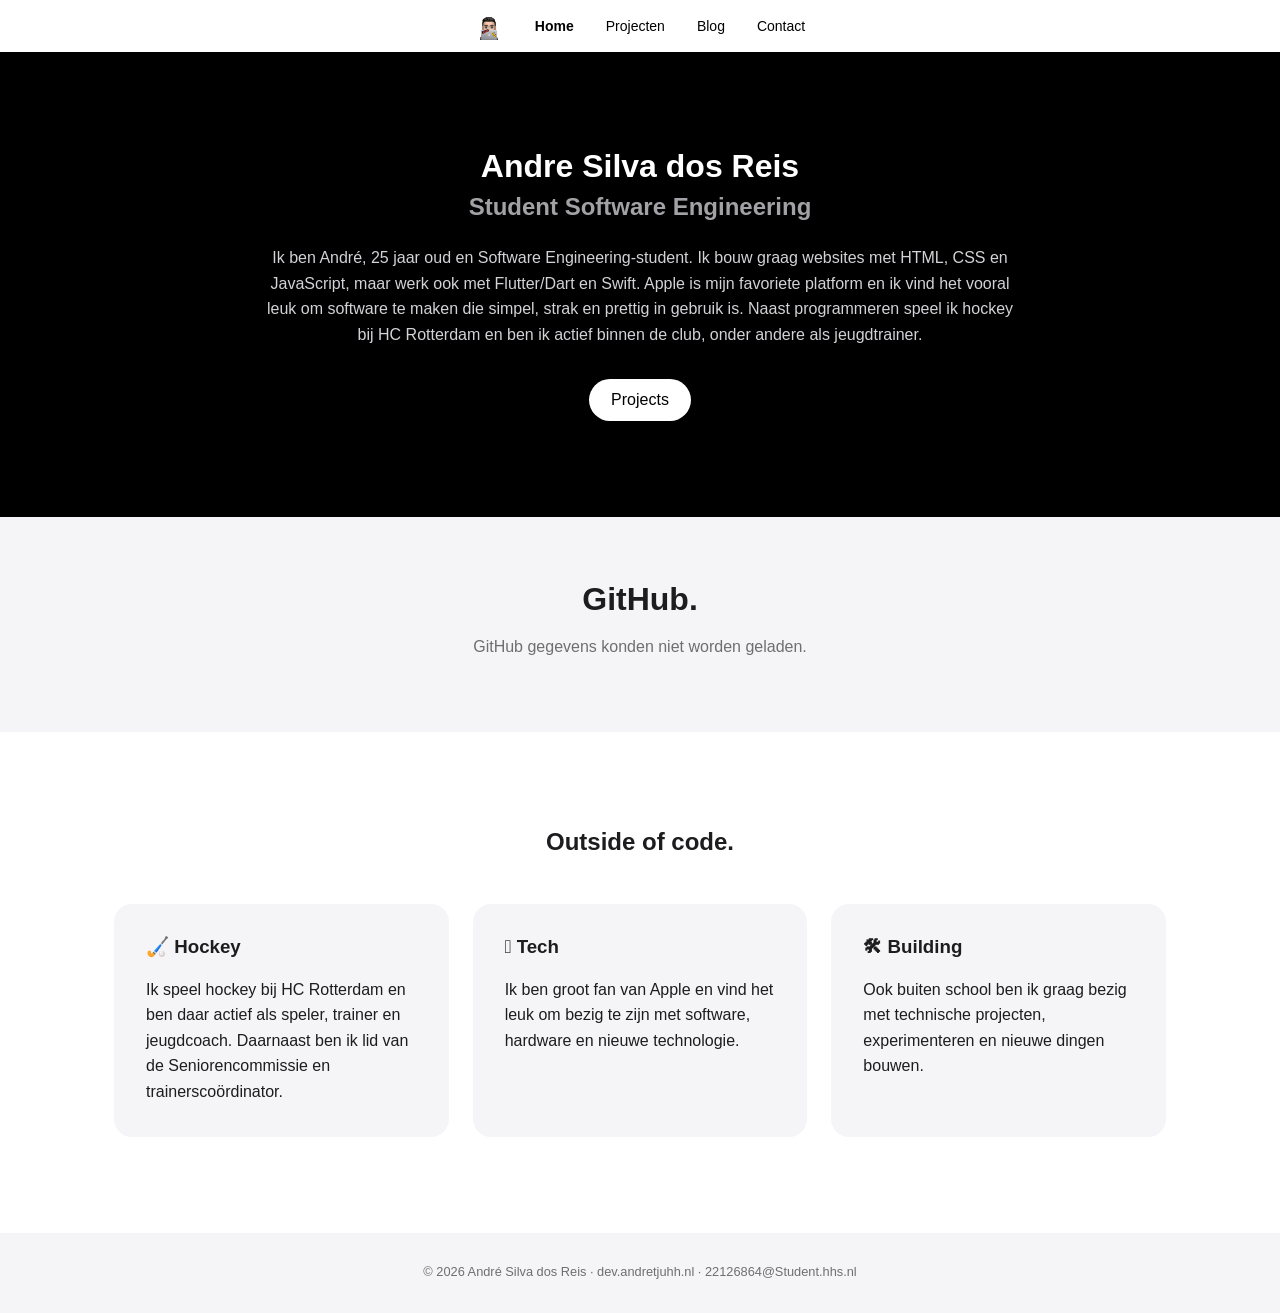
<file: index.html>
<!doctype html>
<html lang="nl">
  <head>
    <meta charset="UTF-8" />
    <meta name="viewport" content="width=device-width, initial-scale=1.0" />
    <link rel="stylesheet" href="./css/main.css" />
    <title>Whoami - Andre</title>
  </head>
  <body>
    <header>
      <div class="container">
        <nav class="nav-bar">
          <img
            class="nav-logo"
            src="./assets/icons/ApplePF.png"
            alt="Andretjuhh logo"
          />

          <a href="./index.html" activePage="page">Home</a>
          <a href="./pages/projects.html">Projecten</a>
          <a href="./pages/blog.html">Blog</a>
          <a href="./pages/contact.html">Contact</a>
        </nav>
      </div>
    </header>
    <main class="hero">
      <div class="intro">
        <h1>Andre Silva dos Reis</h1>
        <h2>Student Software Engineering</h2>

        <p>
          Ik ben André, 25 jaar oud en Software Engineering-student. Ik bouw
          graag websites met HTML, CSS en JavaScript, maar werk ook met
          Flutter/Dart en Swift. Apple is mijn favoriete platform en ik vind het
          vooral leuk om software te maken die simpel, strak en prettig in
          gebruik is. Naast programmeren speel ik hockey bij HC Rotterdam en ben
          ik actief binnen de club, onder andere als jeugdtrainer.
        </p>

        <a class="projects-btn" href="./projects.html">Projects</a>
      </div>
    </main>
    <section class="github">
      <div class="container">
        <h2>GitHub.</h2>

        <p id="github-status">GitHub gegevens laden...</p>

        <div id="github-data"></div>
      </div>
    </section>
    <section class="hobbies">
      <div class="container">
        <h2>Outside of code.</h2>

        <div class="hobby-grid">
          <div class="hobby">
            <h3>🏑 Hockey</h3>
            <p>
              Ik speel hockey bij HC Rotterdam en ben daar actief als speler,
              trainer en jeugdcoach. Daarnaast ben ik lid van de
              Seniorencommissie en trainerscoördinator.
            </p>
          </div>

          <div class="hobby">
            <h3> Tech</h3>
            <p>
              Ik ben groot fan van Apple en vind het leuk om bezig te zijn met
              software, hardware en nieuwe technologie.
            </p>
          </div>

          <div class="hobby">
            <h3>🛠 Building</h3>
            <p>
              Ook buiten school ben ik graag bezig met technische projecten,
              experimenteren en nieuwe dingen bouwen.
            </p>
          </div>
        </div>
      </div>
    </section>
    <footer class="footer">
      <div class="container footer-content">
        <p>
          © 2026 André Silva dos Reis · dev.andretjuhh.nl ·
          22126864@Student.hhs.nl
        </p>
      </div>
    </footer>
    <script src="./js/services/api.js"></script>
  </body>
</html>
</file>
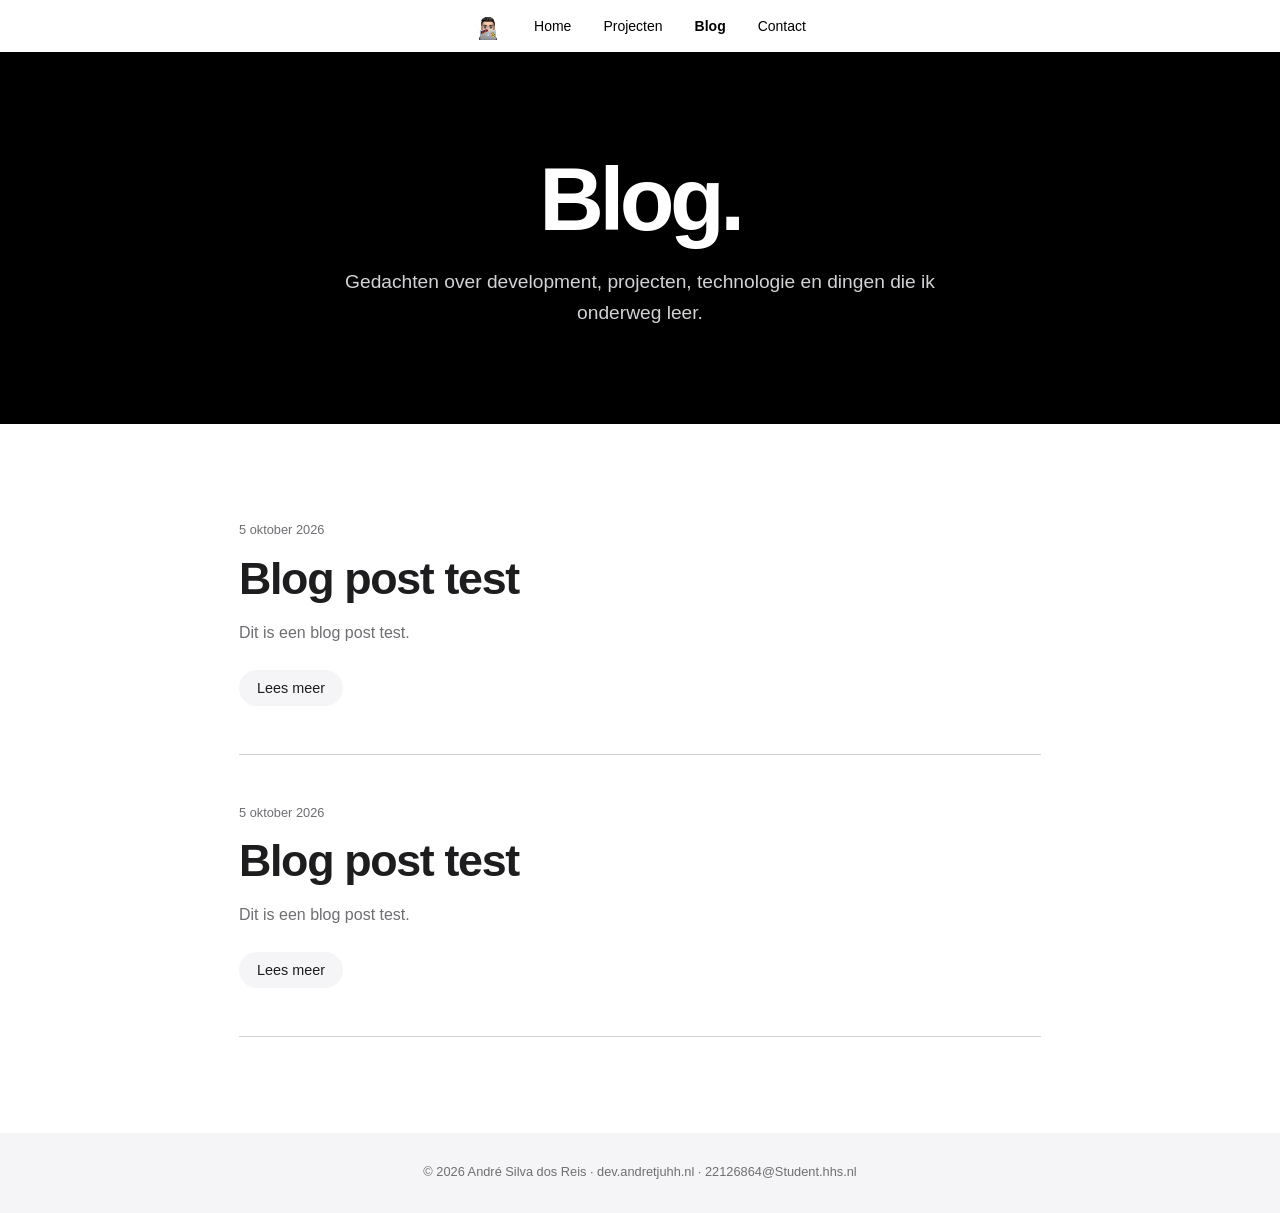
<file: pages/blog.html>
<!doctype html>
<html lang="nl">
  <head>
    <meta charset="UTF-8" />
    <meta name="viewport" content="width=device-width, initial-scale=1.0" />
    <link rel="stylesheet" href="../css/main.css" />

    <title>Blog - Andre</title>
  </head>

  <body>
    <header>
      <div class="container">
        <nav class="nav-bar">
          <img
            class="nav-logo"
            src="../assets/icons/ApplePF.png"
            alt="Andretjuhh logo"
          />

          <a href="../index.html">Home</a>
          <a href="./projects.html">Projecten</a>
          <a href="./blog.html" activePage="page">Blog</a>
          <a href="./contact.html">Contact</a>
        </nav>
      </div>
    </header>

    <main>
      <section class="blog-intro">
        <div class="container">
          <h1>Blog.</h1>

          <p>
            Gedachten over development, projecten, technologie en dingen die ik
            onderweg leer.
          </p>
        </div>
      </section>

      <section class="blog">
        <div class="container blog-list">
          <article class="blog-post">
            <p class="blog-date">5 oktober 2026</p>

            <h2>Blog post test</h2>

            <p class="blog-preview">Dit is een blog post test.</p>

            <button
              class="read-more"
              type="button"
              aria-expanded="false"
              aria-controls="blog-test-1"
            >
              Lees meer
            </button>

            <div class="blog-content" id="blog-test-1" hidden>
              <p>Dit is een blog post test.</p>
            </div>
          </article>

          <article class="blog-post">
            <p class="blog-date">5 oktober 2026</p>

            <h2>Blog post test</h2>

            <p class="blog-preview">Dit is een blog post test.</p>

            <button
              class="read-more"
              type="button"
              aria-expanded="false"
              aria-controls="blog-test-2"
            >
              Lees meer
            </button>

            <div class="blog-content" id="blog-test-2" hidden>
              <p>Dit is een blog post test.</p>
            </div>
          </article>
        </div>
      </section>
    </main>

    <footer class="footer">
      <div class="container footer-content">
        <p>
          © 2026 André Silva dos Reis · dev.andretjuhh.nl ·
          22126864@Student.hhs.nl
        </p>
      </div>
    </footer>

    <script src="../js/pages/blog.js"></script>
  </body>
</html>
</file>
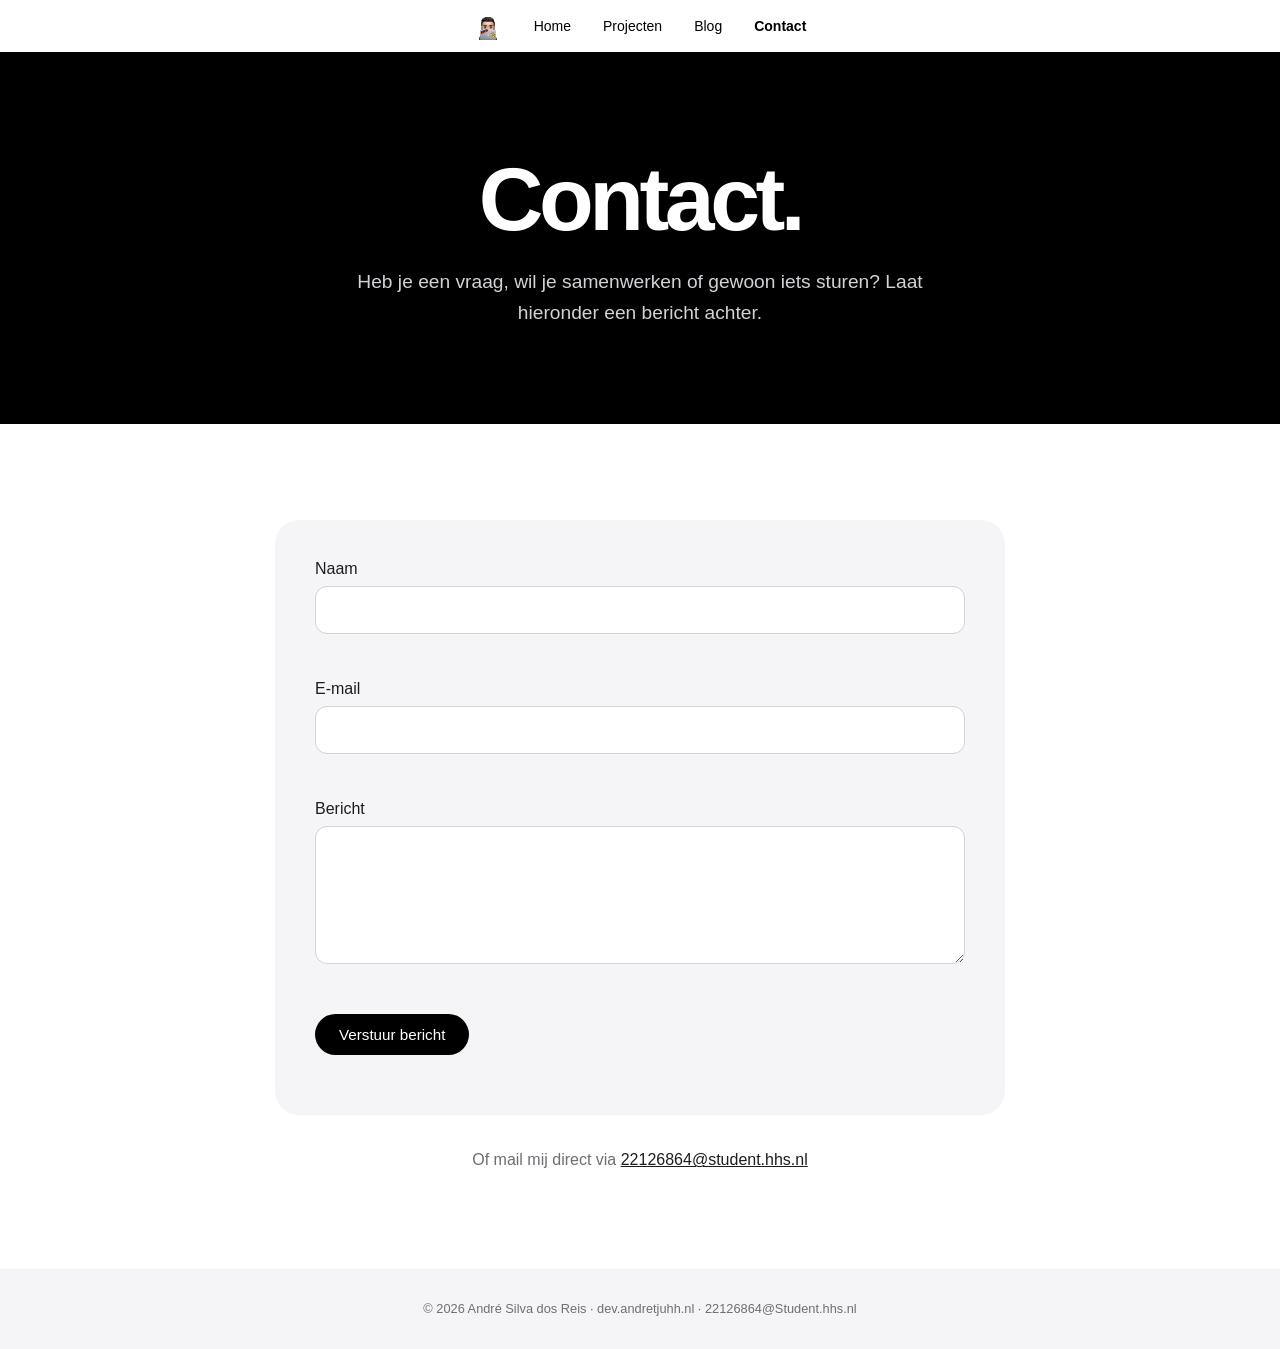
<file: pages/contact.html>
<!doctype html>
<html lang="nl">
  <head>
    <meta charset="UTF-8" />
    <meta name="viewport" content="width=device-width, initial-scale=1.0" />

    <link rel="stylesheet" href="../css/main.css" />

    <title>Contact - Andre</title>
  </head>

  <body>
    <header>
      <div class="container">
        <nav class="nav-bar">
          <img
            class="nav-logo"
            src="../assets/icons/ApplePF.png"
            alt="Andretjuhh logo"
          />

          <a href="../index.html">Home</a>
          <a href="./projects.html">Projecten</a>
          <a href="./blog.html">Blog</a>
          <a href="./contact.html" activePage="page">Contact</a>
        </nav>
      </div>
    </header>

    <main>
      <section class="contact-intro">
        <div class="container">
          <h1>Contact.</h1>

          <p>
            Heb je een vraag, wil je samenwerken of gewoon iets sturen? Laat
            hieronder een bericht achter.
          </p>
        </div>
      </section>

      <section class="contact">
        <div class="container">
          <form class="contact-form" id="contact-form" novalidate>
            <div class="form-field">
              <label for="name">Naam</label>

              <input
                type="text"
                id="name"
                name="name"
                aria-describedby="name-error"
              />

              <p class="form-error" id="name-error"></p>
            </div>

            <div class="form-field">
              <label for="email">E-mail</label>

              <input
                type="email"
                id="email"
                name="email"
                aria-describedby="email-error"
              />

              <p class="form-error" id="email-error"></p>
            </div>

            <div class="form-field">
              <label for="message">Bericht</label>

              <textarea
                id="message"
                name="message"
                rows="6"
                aria-describedby="message-error"
              ></textarea>

              <p class="form-error" id="message-error"></p>
            </div>

            <button class="send-btn" type="submit">Verstuur bericht</button>

            <p class="form-success" id="form-success" role="status"></p>
          </form>

          <p class="direct-mail">
            Of mail mij direct via
            <a href="mailto:22126864@student.hhs.nl">
              22126864@student.hhs.nl
            </a>
          </p>
        </div>
      </section>
    </main>

    <footer class="footer">
      <div class="container footer-content">
        <p>
          © 2026 André Silva dos Reis · dev.andretjuhh.nl ·
          22126864@Student.hhs.nl
        </p>
      </div>
    </footer>

    <script src="../js/pages/contact.js"></script>
  </body>
</html>
</file>
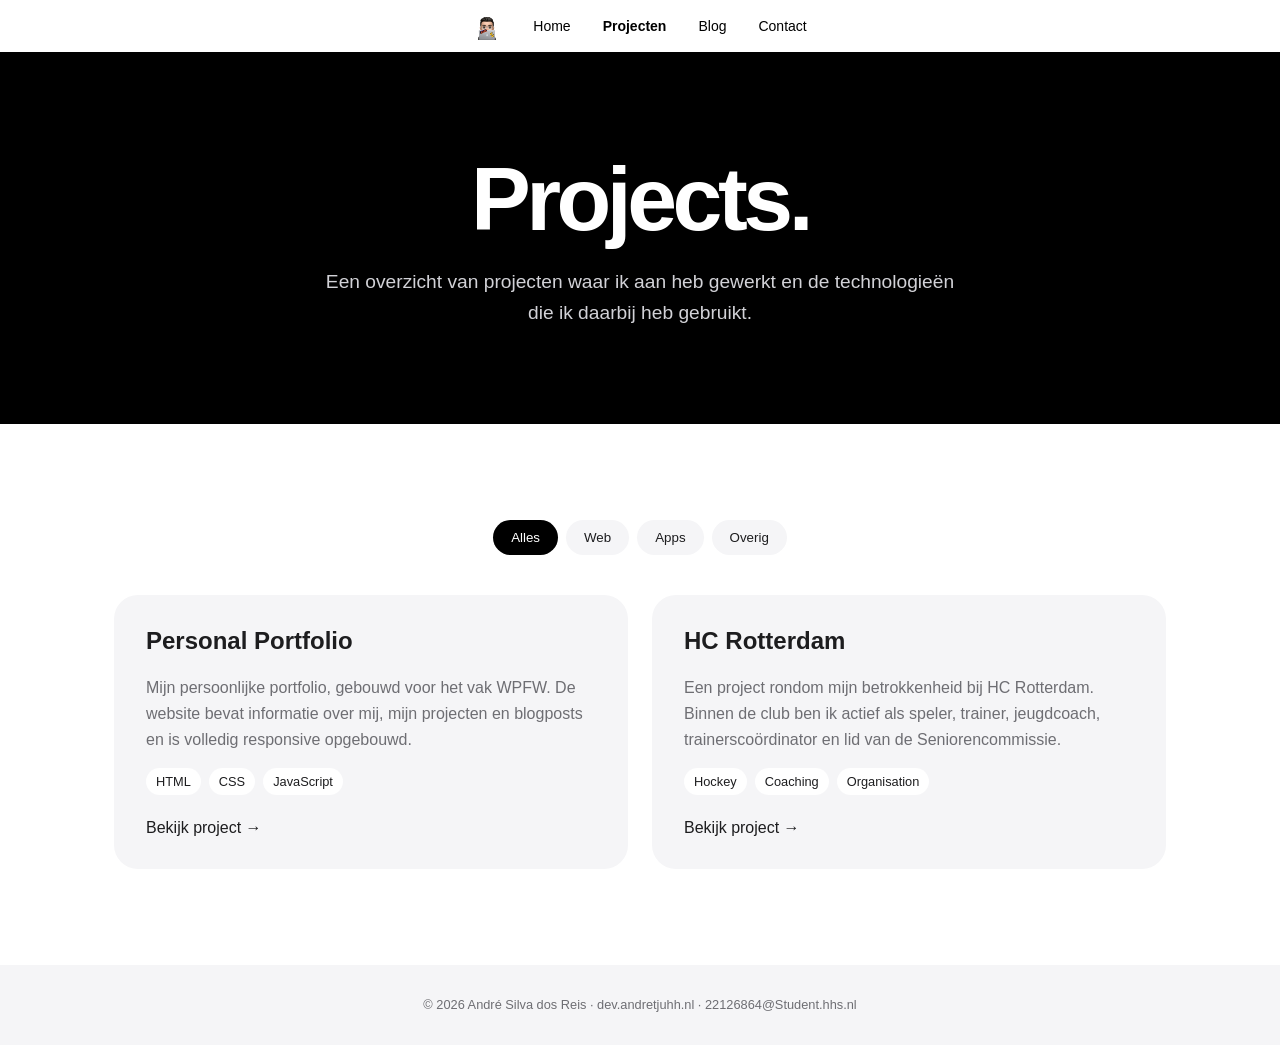
<file: pages/projects.html>
<!doctype html>
<html lang="nl">
  <head>
    <meta charset="UTF-8" />
    <meta name="viewport" content="width=device-width, initial-scale=1.0" />

    <link rel="stylesheet" href="../css/main.css" />

    <title>Projects - Andre</title>
  </head>

  <body>
    <header>
      <div class="container">
        <nav class="nav-bar">
          <img
            class="nav-logo"
            src="../assets/icons/ApplePF.png"
            alt="Andretjuhh logo"
          />

          <a href="../index.html">Home</a>
          <a href="./projects.html" activePage="page">Projecten</a>
          <a href="./blog.html">Blog</a>
          <a href="./contact.html">Contact</a>
        </nav>
      </div>
    </header>

    <main>
      <section class="projects-intro">
        <div class="container">
          <h1>Projects.</h1>

          <p>
            Een overzicht van projecten waar ik aan heb gewerkt en de
            technologieën die ik daarbij heb gebruikt.
          </p>
        </div>
      </section>

      <section class="projects">
        <div class="container">
          <div class="project-filter">
            <button type="button" data-filter="all" aria-pressed="true">
              Alles
            </button>

            <button type="button" data-filter="web">Web</button>

            <button type="button" data-filter="app">Apps</button>

            <button type="button" data-filter="other">Overig</button>
          </div>

          <div class="project-grid" id="project-list" aria-live="polite"></div>

          <p class="no-projects" id="no-projects" hidden>
            Geen projecten gevonden.
          </p>
        </div>
      </section>
    </main>

    <footer class="footer">
      <div class="container footer-content">
        <p>
          © 2026 André Silva dos Reis · dev.andretjuhh.nl ·
          22126864@Student.hhs.nl
        </p>
      </div>
    </footer>

    <script src="../data/projects.js"></script>
    <script src="../js/pages/projects.js"></script>
  </body>
</html>
</file>
<file: css/main.css>
/* Defaults en misc*/
@import url(./global/default.css);
@import url(./misc/typography.css);
/* layout */
@import url(./layout/navigations.css);
@import url(./layout/footer.css);
@import url(./layout/header.css);

/* Paginas */
@import url(./pages/home.css);
@import url(./pages/projects.css);
@import url(./pages/blog.css);
@import url(./pages/contact.css);
</file>
